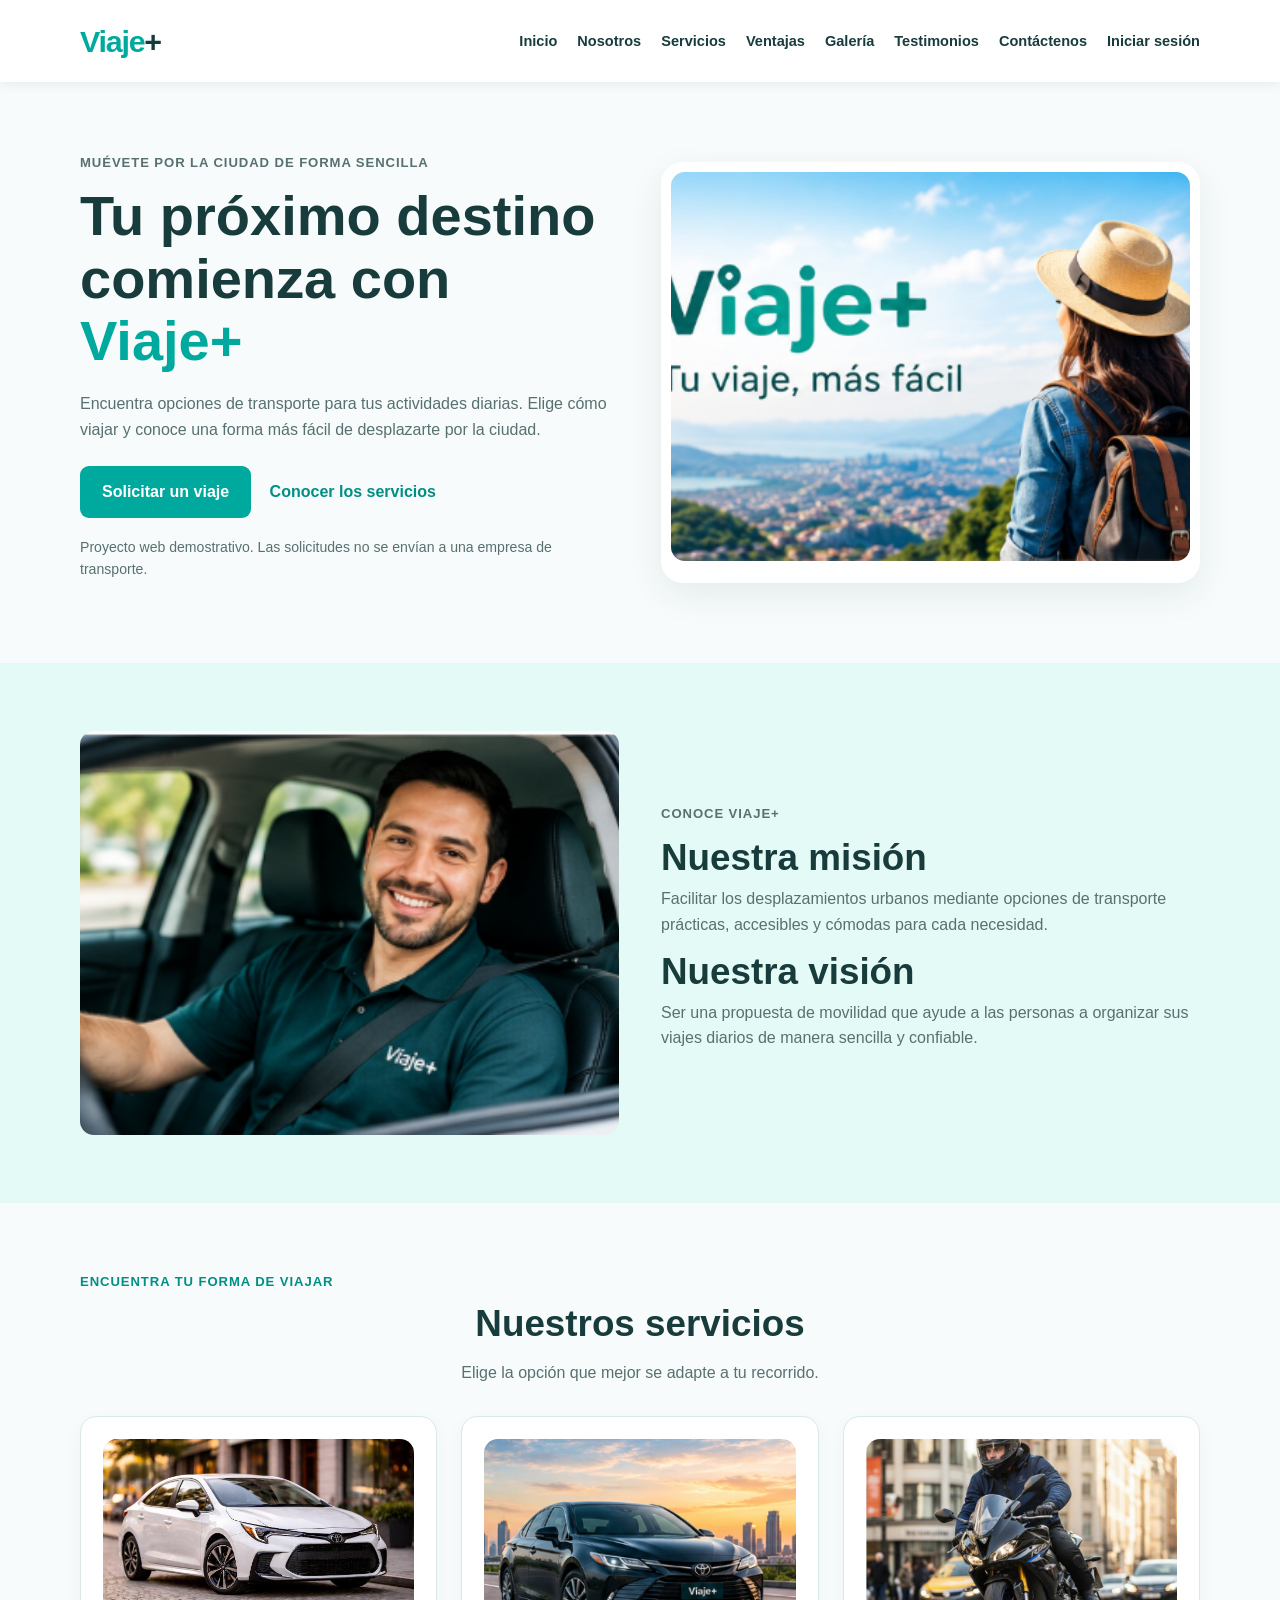
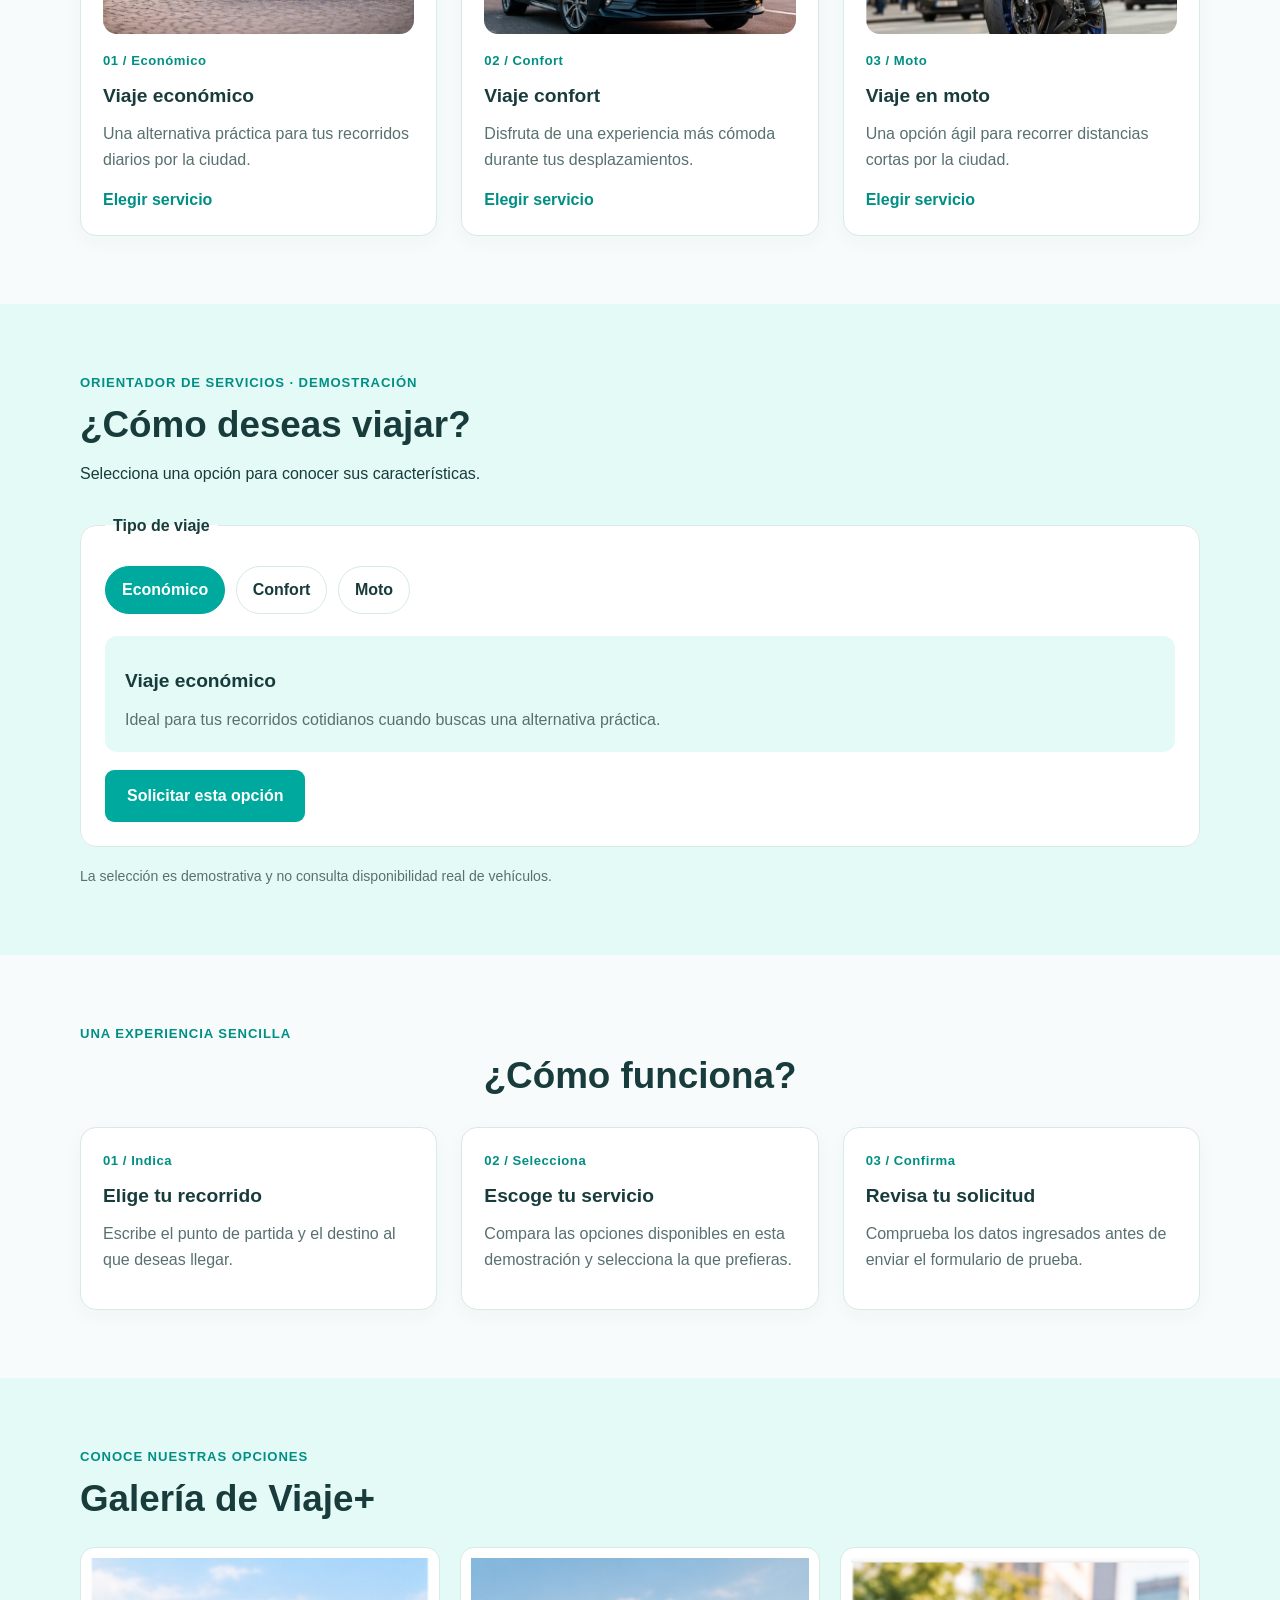
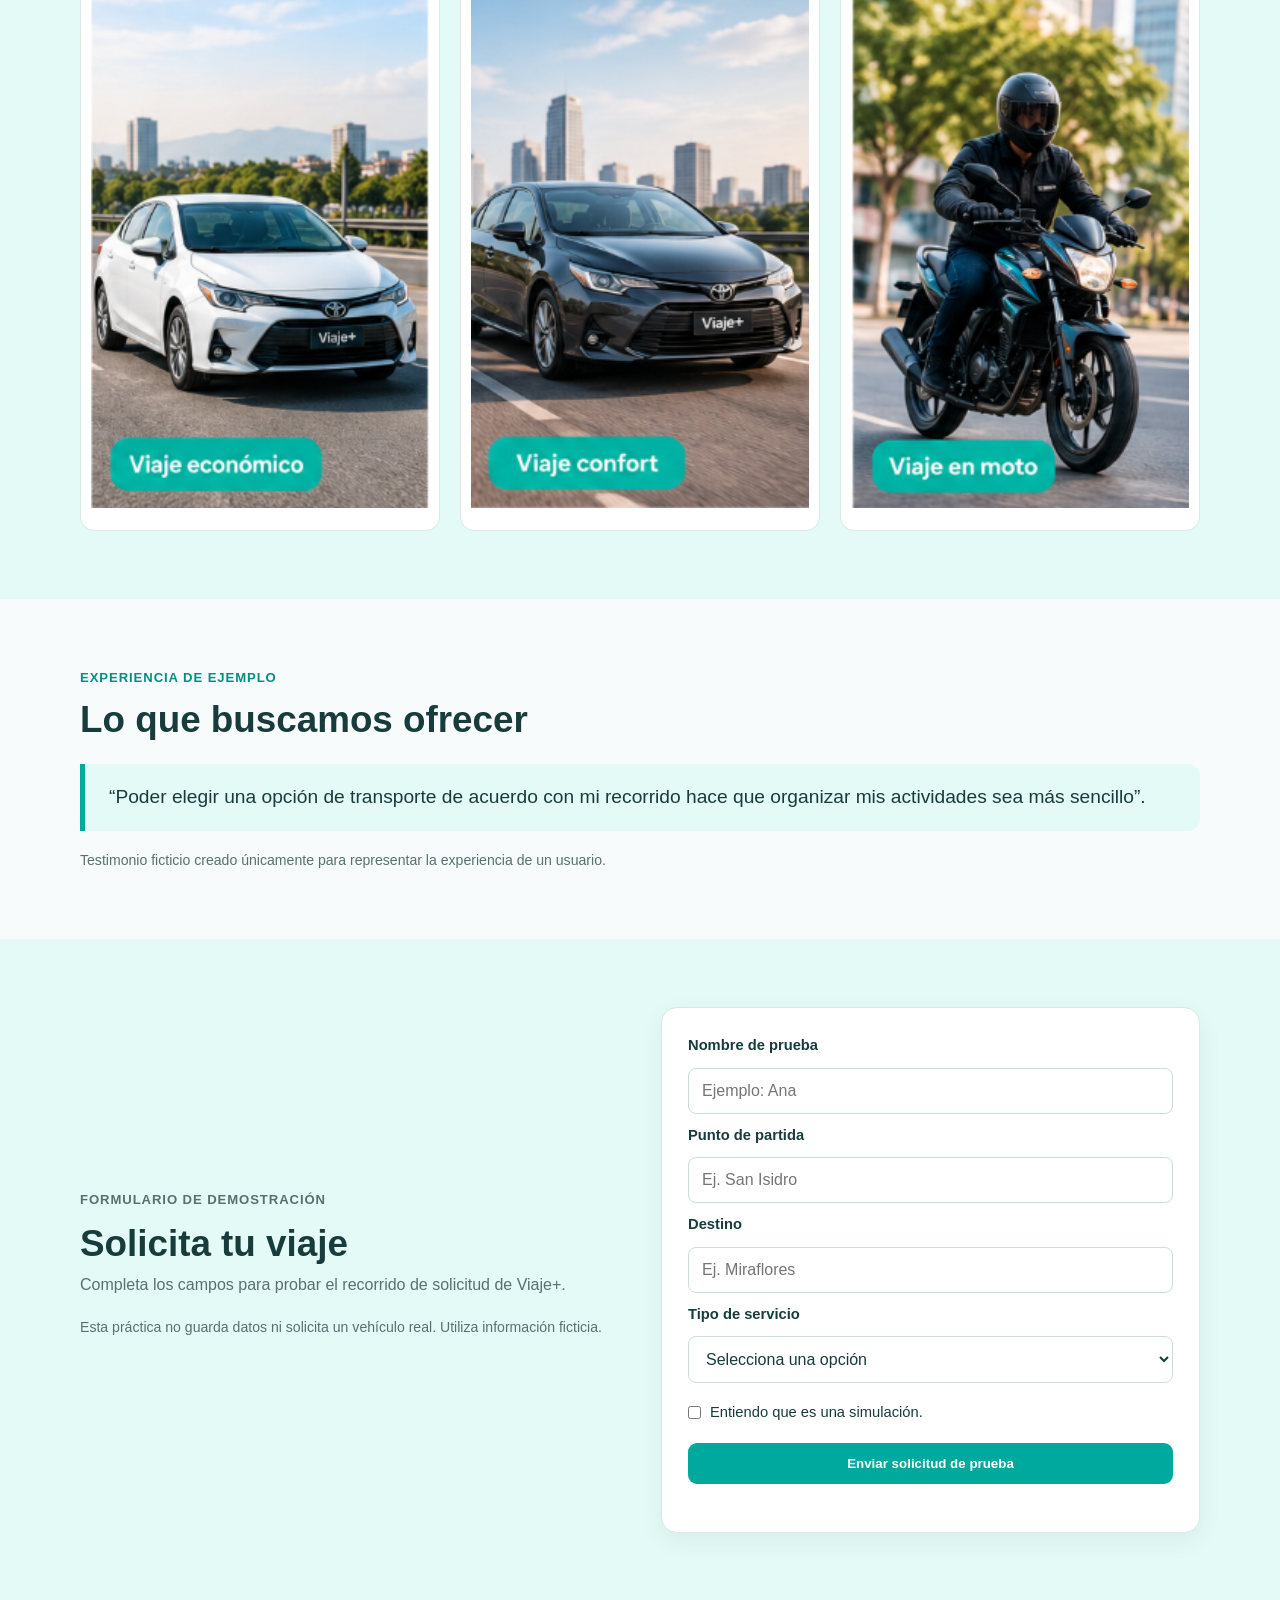
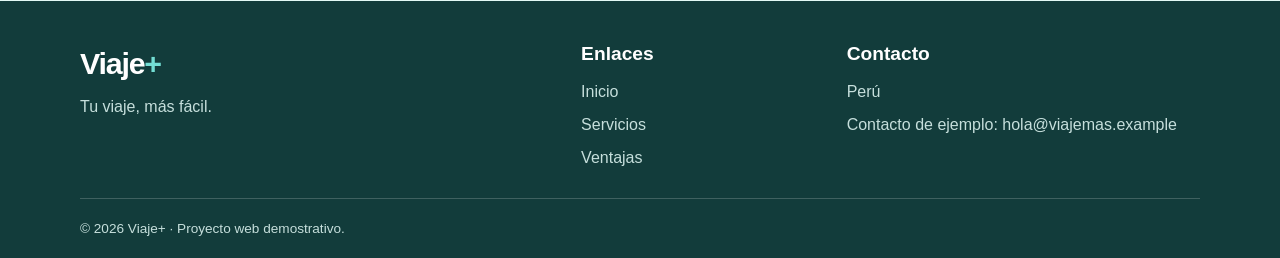
<file: viaje_mas_adaptado/index.html>
<!DOCTYPE html>
<html lang="es">
<head>
  <meta charset="UTF-8">
  <!-- PASO 1: adapta el ancho de la página a celulares y tabletas. -->
  <meta name="viewport" content="width=device-width, initial-scale=1.0">
  <title>Inicio | Viaje+</title>
  <!-- PASO 2: conecta este HTML con la hoja de estilos compartida. -->
  <link rel="stylesheet" href="css/estilos.css">
  <meta name="description" content="Viaje+, una demostración de servicios de transporte urbano.">
</head>

<body>
  <a class="saltar" href="#contenido">Saltar al contenido</a>

  <!-- PASO 3: la cabecera permanece visible al desplazarse gracias a position: sticky. -->
  <header class="cabecera">
    <div class="contenedor barra">
      <a class="marca" href="#inicio" aria-label="Viaje+, ir al inicio">Viaje<span>+</span></a>

      <!-- PASO 4: el menú se organiza horizontalmente con Flexbox. -->
      <nav aria-label="Navegación principal">
        <ul class="menu">
          <li><a href="#inicio">Inicio</a></li>
          <li><a href="#nosotros">Nosotros</a></li>
          <li><a href="#servicios">Servicios</a></li>
          <li><a href="#proyectos">Ventajas</a></li>
          <li><a href="#galeria">Galería</a></li>
          <li><a href="#testimonios">Testimonios</a></li>
          <li><a href="#contacto">Contáctenos</a></li>
          <li><a href="login.html">Iniciar sesión</a></li>
        </ul>
      </nav>
    </div>
  </header>

  <main id="contenido">
    <!-- PASO 5: el contenido principal comienza en una sección independiente del header. -->
    <section id="inicio" class="hero contenedor dos-columnas" aria-labelledby="titulo">
      <div class="hero-texto">
        <p class="etiqueta">Muévete por la ciudad de forma sencilla</p>
        <h1 id="titulo">Tu próximo destino comienza con <span>Viaje+</span></h1>
        <p>Encuentra opciones de transporte para tus actividades diarias. Elige cómo viajar y conoce una forma más fácil de desplazarte por la ciudad.</p>
        <a class="boton" href="#solicitar">Solicitar un viaje</a>
        <a class="enlace" href="#servicios">Conocer los servicios</a>
        <p class="nota">Proyecto web demostrativo. Las solicitudes no se envían a una empresa de transporte.</p>
      </div>
      <figure class="postal">
        <img class="foto" src="imagenes/imagen.png" alt="Persona disfrutando de un viaje junto a la costa" width="1000" height="667">
        <figcaption></figcaption>
      </figure>
    </section>

    <section id="nosotros" class="seccion fondo">
      <div class="contenedor dos-columnas">
        <img class="foto" src="imagenes/conductor.png" alt="Conductor sonriente dentro de un automóvil" width="1000" height="667" loading="lazy">
        <div>
          <p class="etiqueta">Conoce Viaje+</p>
          <h2>Nuestra misión</h2>
          <p>Facilitar los desplazamientos urbanos mediante opciones de transporte prácticas, accesibles y cómodas para cada necesidad.</p>
          <h2>Nuestra visión</h2>
          <p>Ser una propuesta de movilidad que ayude a las personas a organizar sus viajes diarios de manera sencilla y confiable.</p>
        </div>
      </div>
    </section>

    <section id="servicios" class="seccion contenedor">
      <p class="etiqueta">Encuentra tu forma de viajar</p>
      <h2 class="centrado">Nuestros servicios</h2>
      <p class="descripcion centrado">Elige la opción que mejor se adapte a tu recorrido.</p>
      <div class="tarjetas">
        <article class="tarjeta">
          <img class="foto servicio-foto" src="imagenes/servicio economico.png" alt="Automóvil compacto para un viaje económico" width="800" height="550" loading="lazy">
          <span class="numero">01 / Económico</span>
          <h3>Viaje económico</h3>
          <p>Una alternativa práctica para tus recorridos diarios por la ciudad.</p>
          <a href="#solicitar">Elegir servicio</a>
        </article>
        <article class="tarjeta">
          <img class="foto servicio-foto" src="imagenes/servicio confort.png" alt="Automóvil cómodo para un viaje confort" width="800" height="550" loading="lazy">
          <span class="numero">02 / Confort</span>
          <h3>Viaje confort</h3>
          <p>Disfruta de una experiencia más cómoda durante tus desplazamientos.</p>
          <a href="#solicitar">Elegir servicio</a>
        </article>
        <article class="tarjeta">
          <img class="foto servicio-foto" src="imagenes/servicio en moto.png" alt="Motocicleta para desplazamientos urbanos" width="800" height="550" loading="lazy">
          <span class="numero">03 / Moto</span>
          <h3>Viaje en moto</h3>
          <p>Una opción ágil para recorrer distancias cortas por la ciudad.</p>
          <a href="#solicitar">Elegir servicio</a>
        </article>
      </div>
    </section>

    <!-- PASO 7: los botones de opción comparten el mismo name y muestran un panel según la selección. -->
    <section id="orientador" class="seccion fondo">
      <div class="contenedor">
        <p class="etiqueta">Orientador de servicios · Demostración</p>
        <h2>¿Cómo deseas viajar?</h2>
        <p>Selecciona una opción para conocer sus características.</p>

        <fieldset class="orientador">
          <legend>Tipo de viaje</legend>
          <input type="radio" name="tipo-viaje" id="economico" checked>
          <label for="economico">Económico</label>

          <input type="radio" name="tipo-viaje" id="confort">
          <label for="confort">Confort</label>

          <input type="radio" name="tipo-viaje" id="moto">
          <label for="moto">Moto</label>

          <div class="resultados">
            <article class="respuesta respuesta-economico">
              <h3>Viaje económico</h3>
              <p>Ideal para tus recorridos cotidianos cuando buscas una alternativa práctica.</p>
            </article>
            <article class="respuesta respuesta-confort">
              <h3>Viaje confort</h3>
              <p>Una opción pensada para quienes priorizan comodidad durante el trayecto.</p>
            </article>
            <article class="respuesta respuesta-moto">
              <h3>Viaje en moto</h3>
              <p>Una alternativa ágil para determinados recorridos urbanos de corta distancia.</p>
            </article>
          </div>
          <a class="boton" href="#solicitar">Solicitar esta opción</a>
        </fieldset>
        <p class="nota">La selección es demostrativa y no consulta disponibilidad real de vehículos.</p>
      </div>
    </section>

    <section id="proyectos" class="seccion contenedor">
      <p class="etiqueta">Una experiencia sencilla</p>
      <h2 class="centrado">¿Cómo funciona?</h2>
      <div class="tarjetas">
        <article class="tarjeta">
          <span class="numero">01 / Indica</span>
          <h3>Elige tu recorrido</h3>
          <p>Escribe el punto de partida y el destino al que deseas llegar.</p>
        </article>
        <article class="tarjeta">
          <span class="numero">02 / Selecciona</span>
          <h3>Escoge tu servicio</h3>
          <p>Compara las opciones disponibles en esta demostración y selecciona la que prefieras.</p>
        </article>
        <article class="tarjeta">
          <span class="numero">03 / Confirma</span>
          <h3>Revisa tu solicitud</h3>
          <p>Comprueba los datos ingresados antes de enviar el formulario de prueba.</p>
        </article>
      </div>
    </section>

    <section id="galeria" class="seccion fondo">
      <div class="contenedor">
        <p class="etiqueta">Conoce nuestras opciones</p>
        <h2>Galería de Viaje+</h2>
        <div class="galeria">
          <figure>
            <img src="imagenes/serv_eco.png" alt="Automóvil para servicio económico" width="800" height="550" loading="lazy">
            <figcaption></figcaption>
          </figure>
          <figure>
            <img src="imagenes/serv_conf.png" alt="Automóvil para servicio confort" width="800" height="550" loading="lazy">
            <figcaption></figcaption>
          </figure>
          <figure>
            <img src="imagenes/serv_moto.png" alt="Motocicleta para transporte urbano" width="800" height="550" loading="lazy">
            <figcaption></figcaption>
          </figure>
        </div>
      </div>
    </section>

    <section id="testimonios" class="seccion contenedor">
      <p class="etiqueta">Experiencia de ejemplo</p>
      <h2>Lo que buscamos ofrecer</h2>
      <blockquote>“Poder elegir una opción de transporte de acuerdo con mi recorrido hace que organizar mis actividades sea más sencillo”.</blockquote>
      <p class="nota">Testimonio ficticio creado únicamente para representar la experiencia de un usuario.</p>
    </section>

    <!-- PASO 8: formulario con campos obligatorios y validación del navegador. -->
    <section id="contacto" class="seccion fondo">
      <div class="contenedor dos-columnas">
        <div>
          <p class="etiqueta">Formulario de demostración</p>
          <h2 id="solicitar">Solicita tu viaje</h2>
          <p>Completa los campos para probar el recorrido de solicitud de Viaje+.</p>
          <p class="nota">Esta práctica no guarda datos ni solicita un vehículo real. Utiliza información ficticia.</p>
        </div>

        <form class="formulario" id="travelForm">
          <label for="nombre">Nombre de prueba</label>
          <input id="nombre" type="text" required maxlength="60" placeholder="Ejemplo: Ana" autocomplete="off">

          <label for="origen">Punto de partida</label>
          <input id="origen" type="text" required maxlength="100" placeholder="Ej. San Isidro">

          <label for="destino">Destino</label>
          <input id="destino" type="text" required maxlength="100" placeholder="Ej. Miraflores">

          <label for="servicio">Tipo de servicio</label>
          <select id="servicio" required>
            <option value="">Selecciona una opción</option>
            <option>Viaje económico</option>
            <option>Viaje confort</option>
            <option>Viaje en moto</option>
          </select>

          <div class="aceptacion">
            <input id="acepto" type="checkbox" required>
            <label for="acepto">Entiendo que es una simulación.</label>
          </div>

          <button class="boton" type="submit">Enviar solicitud de prueba</button>
          <p id="mensaje" class="mensaje" role="status" aria-live="polite"></p>
        </form>
      </div>
    </section>
  </main>

  <!-- Pie de página compartido por las secciones del sitio. -->
  <footer class="pie">
    <div class="contenedor pie-grid">
      <div>
        <a class="marca marca-pie" href="#inicio">Viaje<span>+</span></a>
        <p>Tu viaje, más fácil.</p>
      </div>
      <div>
        <h3>Enlaces</h3>
        <p><a href="#inicio">Inicio</a></p>
        <p><a href="#servicios">Servicios</a></p>
        <p><a href="#proyectos">Ventajas</a></p>
      </div>
      <div>
        <h3>Contacto</h3>
        <p>Perú</p>
        <p>Contacto de ejemplo: hola@viajemas.example</p>
      </div>
    </div>
    <div class="contenedor copyright">
      <p>© 2026 Viaje+ · Proyecto web demostrativo.</p>
    </div>
  </footer>

  <script>
    // Simula el envío y muestra un resumen sin transmitir ni guardar información.
    const formulario = document.getElementById("travelForm");
    const mensaje = document.getElementById("mensaje");

    formulario.addEventListener("submit", function(event) {
      event.preventDefault();

      const nombre = document.getElementById("nombre").value.trim();
      const origen = document.getElementById("origen").value.trim();
      const destino = document.getElementById("destino").value.trim();
      const servicio = document.getElementById("servicio").value;

      mensaje.textContent =
        "¡Solicitud de demostración completada, " + nombre + "! " +
        "Tu recorrido sería de " + origen + " a " + destino +
        " mediante " + servicio + ". No se ha solicitado un vehículo real.";
    });
  </script>
</body>
</html>
</file>
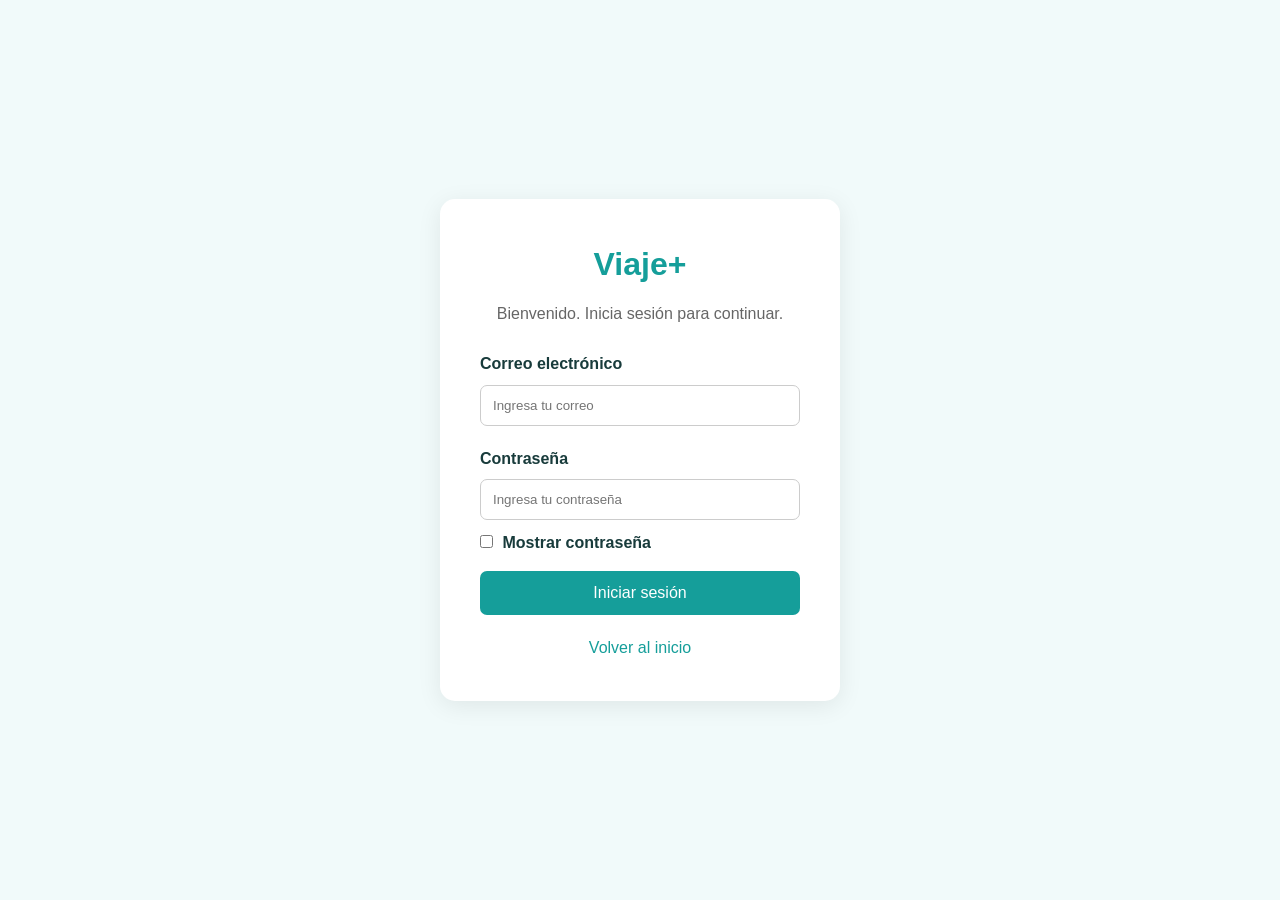
<file: viaje_mas_adaptado/login.html>
<!DOCTYPE html>
<html lang="es">
<head>
    <meta charset="UTF-8">
    <meta name="viewport" content="width=device-width, initial-scale=1.0">
    <title>Iniciar sesión | Viaje+</title>
    <link rel="stylesheet" href="css/estilos.css">

    <style>
        .login-contenedor {
            min-height: 100vh;
            display: flex;
            justify-content: center;
            align-items: center;
            background: #f1fafa;
            padding: 20px;
        }

        .login-caja {
            background: white;
            padding: 40px;
            width: 100%;
            max-width: 400px;
            border-radius: 15px;
            box-shadow: 0 5px 25px rgba(0,0,0,0.08);
        }

        .login-caja h1 {
            text-align: center;
            color: #159e9a;
            margin-bottom: 10px;
        }

        .login-caja p {
            text-align: center;
            color: #666;
            margin-bottom: 25px;
        }

        .login-caja label {
            display: block;
            margin-bottom: 8px;
            font-weight: bold;
        }

        .login-caja input {
            width: 100%;
            padding: 12px;
            margin-bottom: 20px;
            border: 1px solid #ccc;
            border-radius: 7px;
            box-sizing: border-box;
        }

        .login-caja button {
            width: 100%;
            padding: 13px;
            background: #159e9a;
            color: white;
            border: none;
            border-radius: 7px;
            cursor: pointer;
            font-size: 16px;
        }

        .login-caja button:hover {
            background: #107d79;
        }

        .login-caja .volver {
            display: block;
            text-align: center;
            margin-top: 20px;
            color: #159e9a;
            text-decoration: none;
        }

        .mensaje-login {
            margin-top: 15px;
            font-weight: bold;
            text-align: center;
        }

        .mostrar {
            margin-top: -10px;
            margin-bottom: 15px;
        }

        .mostrar input {
            width: auto;
            margin: 0 5px 0 0;
        }
    </style>
</head>

<body>

    <div class="login-contenedor">

        <div class="login-caja">

            <h1>Viaje+</h1>
            <p>Bienvenido. Inicia sesión para continuar.</p>

            <form id="loginForm">

                <label for="correo">Correo electrónico</label>
                <input
                    type="email"
                    id="correo"
                    placeholder="Ingresa tu correo"
                    required
                >

                <label for="password">Contraseña</label>
                <input
                    type="password"
                    id="password"
                    placeholder="Ingresa tu contraseña"
                    required
                >

                <div class="mostrar">
                    <input type="checkbox" id="verPassword">
                    <label for="verPassword" style="display:inline;">
                        Mostrar contraseña
                    </label>
                </div>

                <button type="submit">Iniciar sesión</button>

                <div id="mensajeLogin" class="mensaje-login"
                     role="status" aria-live="polite"></div>

            </form>

            <a href="index.html" class="volver">
                Volver al inicio
            </a>

        </div>

    </div>

    <script>

        // Seleccionamos los elementos del formulario
        const formulario = document.getElementById("loginForm");

        const correo = document.getElementById("correo");

        const password = document.getElementById("password");

        const mensaje = document.getElementById("mensajeLogin");

        const verPassword = document.getElementById("verPassword");


        // Mostrar u ocultar contraseña
        verPassword.addEventListener("change", function() {

            if (verPassword.checked) {
                password.type = "text";
            } else {
                password.type = "password";
            }

        });


        // Validar inicio de sesión
        formulario.addEventListener("submit", function(event) {

            event.preventDefault();

            const correoIngresado = correo.value.trim();

            const passwordIngresada = password.value;

            // Datos de acceso de prueba
            const correoCorrecto = "usuario@gmail.com";

            const passwordCorrecta = "123456";


            if (
                correoIngresado === correoCorrecto &&
                passwordIngresada === passwordCorrecta
            ) {

                mensaje.style.color = "green";

                mensaje.textContent = "¡Bienvenido a Viaje+!";

                // Redirigir a la página principal
                setTimeout(function() {
                    window.location.href = "index.html";
                }, 1500);

            } else {

                mensaje.style.color = "red";

                mensaje.textContent =
                    "Correo o contraseña incorrectos.";

            }

        });

    </script>

</body>
</html>
</file>
<file: viaje_mas_adaptado/css/estilos.css>
/* ESTILOS COMPARTIDOS DE VIAJE+ */
:root {
  --turquesa: #00a99d;
  --turquesa-oscuro: #008f84;
  --verde: #123c3b;
  --texto: #183b3b;
  --suave: #e4faf6;
  --fondo: #f7fbfb;
  --gris: #587070;
  --borde: #d8e9e6;
}

* {
  margin: 0;
  padding: 0;
  box-sizing: border-box;
  font-family: Arial, sans-serif;
}

html { scroll-behavior: smooth; }
body { background: var(--fondo); color: var(--texto); line-height: 1.6; }
img { display: block; max-width: 100%; }
a { color: var(--turquesa-oscuro); }
.contenedor { width: min(1120px, 88%); margin-inline: auto; }
.seccion { padding: 68px 0; }
.fondo { background: var(--suave); }
.centrado { text-align: center; }
.descripcion { color: var(--gris); margin: 8px 0 30px; }
.etiqueta { color: var(--turquesa-oscuro); font-size: .82rem; font-weight: 700; letter-spacing: .07em; text-transform: uppercase; margin-bottom: 10px; }
.nota { color: var(--gris); font-size: .88rem; margin-top: 18px; }

.saltar { position: absolute; left: -9999px; top: 8px; background: white; padding: 10px; z-index: 1000; }
.saltar:focus { left: 10px; }

.cabecera { position: sticky; top: 0; z-index: 100; background: #fff; box-shadow: 0 2px 12px #00000012; }
.barra { min-height: 82px; display: flex; align-items: center; justify-content: space-between; gap: 24px; }
.marca { color: var(--turquesa); text-decoration: none; font-size: 1.9rem; font-weight: 800; letter-spacing: -.04em; white-space: nowrap; }
.marca span { color: var(--verde); }
.menu { list-style: none; display: flex; flex-wrap: wrap; gap: 20px; }
.menu a { color: var(--texto); text-decoration: none; font-size: .91rem; font-weight: 600; }
.menu a:hover, .menu a:focus { color: var(--turquesa); }

.hero { display: grid; grid-template-columns: 1fr 1fr; align-items: center; gap: 48px; padding-block: 70px; }
.hero h1 { font-size: clamp(2.35rem, 5vw, 3.5rem); line-height: 1.12; margin-bottom: 18px; }
.hero h1 span { color: var(--turquesa); }
.hero-texto > p:not(.etiqueta):not(.nota) { color: var(--gris); margin-bottom: 24px; }
.postal { background: white; padding: 10px; border-radius: 22px; box-shadow: 0 12px 35px #003b3514; }
.foto { width: 100%; height: auto; object-fit: cover; border-radius: 14px; }
.postal .foto { aspect-ratio: 4 / 3; }
figcaption { color: var(--gris); font-size: .9rem; padding: 10px 4px 2px; }
.boton { display: inline-block; border: 0; border-radius: 9px; padding: 13px 22px; background: var(--turquesa); color: white; font-weight: 700; text-decoration: none; cursor: pointer; transition: background .2s, transform .2s; }
.boton:hover { background: var(--turquesa-oscuro); transform: translateY(-2px); }
.enlace { display: inline-block; margin-left: 14px; font-weight: 700; text-decoration: none; }

.dos-columnas { display: grid; grid-template-columns: 1fr 1fr; align-items: center; gap: 42px; }
.dos-columnas h2 { margin: 12px 0 6px; }
.dos-columnas p { color: var(--gris); margin-bottom: 12px; }
.dos-columnas > .foto { aspect-ratio: 4 / 3; }

h2 { font-size: clamp(1.8rem, 3vw, 2.3rem); line-height: 1.2; margin-bottom: 14px; }
h3 { font-size: 1.2rem; margin: 10px 0; }
.tarjetas { display: grid; grid-template-columns: repeat(3, 1fr); gap: 24px; margin-top: 28px; }
.tarjeta { background: white; border: 1px solid var(--borde); border-radius: 16px; padding: 22px; box-shadow: 0 6px 20px #003b3509; }
.tarjeta p { color: var(--gris); margin-bottom: 15px; }
.tarjeta a { font-weight: 700; text-decoration: none; }
.servicio-foto { aspect-ratio: 16 / 10; margin-bottom: 16px; }
.numero { display: block; color: var(--turquesa-oscuro); font-size: .82rem; font-weight: 800; letter-spacing: .04em; margin-bottom: 8px; }

.orientador { margin-top: 26px; border: 1px solid var(--borde); border-radius: 16px; padding: 24px; background: white; }
.orientador legend { font-weight: 700; padding: 0 8px; }
.orientador input[type="radio"] { position: absolute; opacity: 0; }
.orientador label { display: inline-block; padding: 10px 16px; margin: 4px 6px 12px 0; border: 1px solid var(--borde); border-radius: 999px; cursor: pointer; font-weight: 700; }
.orientador input[type="radio"]:checked + label { background: var(--turquesa); border-color: var(--turquesa); color: white; }
.orientador input[type="radio"]:focus-visible + label { outline: 3px solid #83d9d1; outline-offset: 3px; }
.respuesta { display: none; padding: 20px; margin: 10px 0 18px; background: var(--suave); border-radius: 12px; }
.respuesta p { color: var(--gris); }
#economico:checked ~ .resultados .respuesta-economico,
#confort:checked ~ .resultados .respuesta-confort,
#moto:checked ~ .resultados .respuesta-moto { display: block; }

.galeria { display: grid; grid-template-columns: repeat(3, 1fr); gap: 20px; margin-top: 25px; }
.galeria figure { background: white; border-radius: 14px; padding: 10px; border: 1px solid var(--borde); }
.galeria img { aspect-ratio: 4 / 3; }

blockquote { border-left: 5px solid var(--turquesa); padding: 18px 24px; margin: 22px 0 10px; background: var(--suave); border-radius: 0 12px 12px 0; font-size: 1.2rem; }

.formulario { display: grid; gap: 10px; padding: 26px; background: white; border: 1px solid var(--borde); border-radius: 16px; box-shadow: 0 8px 25px #003b3510; }
.formulario label { font-weight: 700; font-size: .92rem; }
.formulario input:not([type="checkbox"]), .formulario select { width: 100%; padding: 13px; border: 1px solid #cbdedb; border-radius: 8px; background: white; color: var(--texto); font-size: 1rem; }
.formulario input:focus, .formulario select:focus { outline: 2px solid var(--turquesa); border-color: var(--turquesa); }
.aceptacion { display: flex; align-items: center; gap: 9px; margin: 8px 0; }
.aceptacion label { font-weight: 400; }
.mensaje { color: var(--turquesa-oscuro); font-weight: 700; }

.pie { background: var(--verde); color: white; padding: 38px 0 18px; }
.pie-grid { display: grid; grid-template-columns: 2fr 1fr 1.5fr; gap: 30px; }
.marca-pie { color: white; }
.marca-pie span { color: #73ded4; }
.pie p { color: #c6dfdc; margin-top: 7px; }
.pie h3 { margin-top: 0; }
.pie a:not(.marca) { color: #c6dfdc; text-decoration: none; }
.pie a:hover { color: white; }
.copyright { border-top: 1px solid #ffffff30; margin-top: 28px; padding-top: 12px; font-size: .85rem; }

@media (max-width: 850px) {
  .barra { align-items: flex-start; flex-direction: column; padding-block: 16px; }
  .menu { gap: 12px 18px; }
  .hero { padding-block: 48px; }
}
@media (max-width: 650px) {
  .contenedor { width: min(92%, 540px); }
  .hero, .dos-columnas { grid-template-columns: 1fr; }
  .hero { gap: 28px; }
  .hero h1 { font-size: 2.35rem; }
  .tarjetas, .galeria, .pie-grid { grid-template-columns: 1fr; }
  .seccion { padding: 48px 0; }
  .enlace { margin: 14px 0 0; }
  .orientador label { margin-bottom: 8px; }
}
</file>
